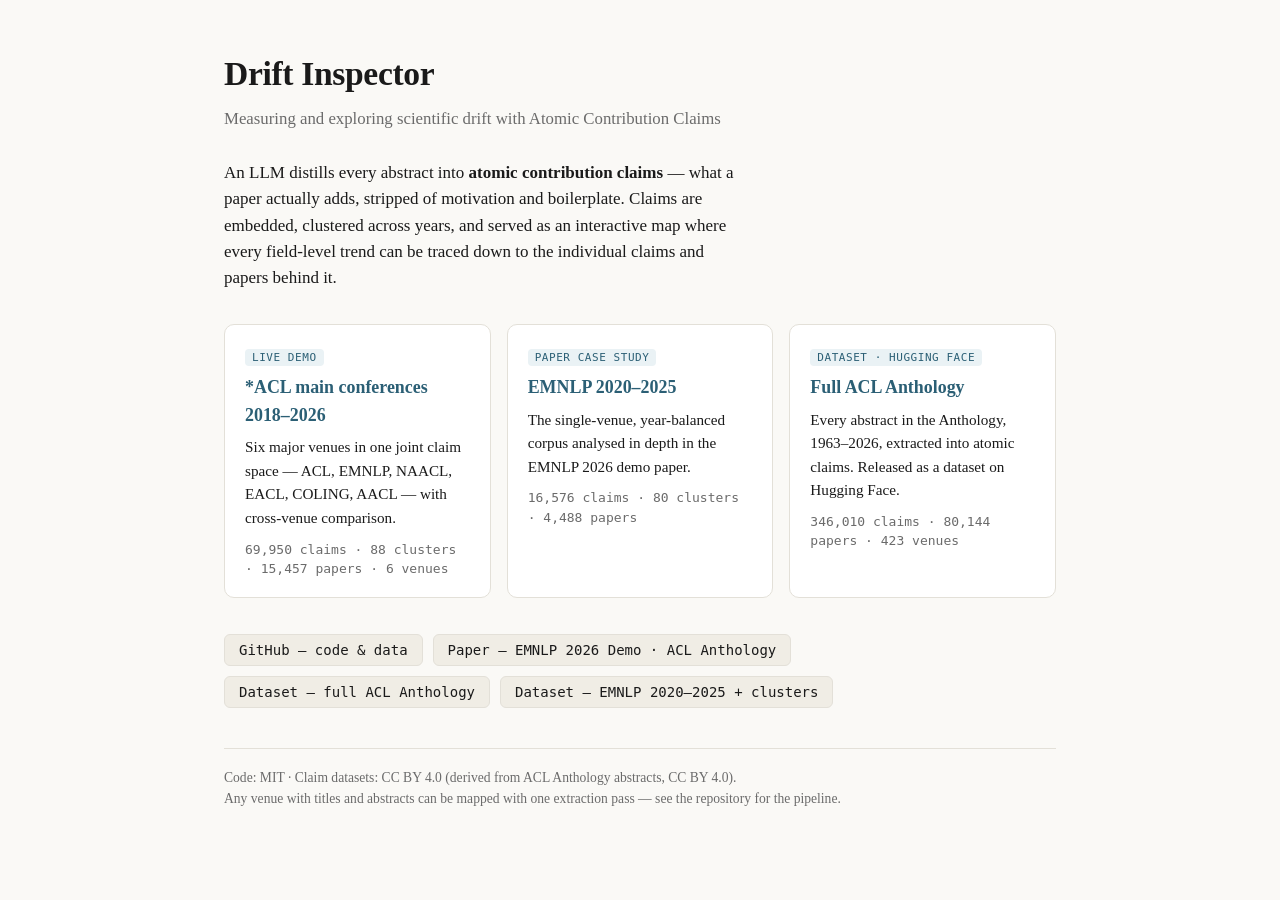
<file: landing/index.html>
<!DOCTYPE html>
<html lang="en">
<head>
<meta charset="utf-8">
<meta name="viewport" content="width=device-width, initial-scale=1">
<title>Drift Inspector — Scientific Drift via Atomic Contribution Claims</title>
<style>
  :root {
    --bg: #faf9f6; --fg: #1a1a1a; --muted: #6b6b6b; --card: #ffffff;
    --border: #e3e0d8; --accent: #2b5f75; --accent-soft: #eaf2f5;
    --chip: #f0ede5;
  }
  @media (prefers-color-scheme: dark) {
    :root {
      --bg: #17181a; --fg: #e8e6e1; --muted: #9a978f; --card: #1f2124;
      --border: #33363b; --accent: #7fb3c8; --accent-soft: #22313a;
      --chip: #2a2c30;
    }
  }
  * { box-sizing: border-box; margin: 0; }
  body {
    background: var(--bg); color: var(--fg);
    font: 17px/1.55 Georgia, 'Times New Roman', serif;
    max-width: 880px; margin: 0 auto; padding: 48px 24px 64px;
  }
  h1 { font-size: 2.1rem; letter-spacing: -0.01em; }
  .sub { color: var(--muted); margin: 6px 0 28px; font-size: 1.05rem; }
  p.pitch { margin-bottom: 32px; max-width: 62ch; }
  .cards { display: grid; grid-template-columns: repeat(auto-fit, minmax(250px, 1fr)); gap: 16px; margin-bottom: 36px; }
  a.card {
    display: block; background: var(--card); border: 1px solid var(--border);
    border-radius: 10px; padding: 18px 20px; text-decoration: none; color: var(--fg);
    transition: border-color .15s;
  }
  a.card:hover { border-color: var(--accent); }
  a.card.soon { opacity: .65; pointer-events: none; }
  .card h2 { font-size: 1.12rem; margin-bottom: 6px; color: var(--accent); }
  .card .stats { font: 13px/1.5 ui-monospace, Consolas, monospace; color: var(--muted); margin-top: 10px; }
  .card p { font-size: .95rem; }
  .badge { display: inline-block; font: 11px/1 ui-monospace, Consolas, monospace;
    background: var(--accent-soft); color: var(--accent); border-radius: 4px;
    padding: 3px 7px; margin-bottom: 8px; text-transform: uppercase; letter-spacing: .05em; }
  .links { display: flex; flex-wrap: wrap; gap: 10px; margin-bottom: 40px; }
  .links a {
    font: 14px/1 ui-monospace, Consolas, monospace; color: var(--fg);
    background: var(--chip); border: 1px solid var(--border); border-radius: 6px;
    padding: 8px 14px; text-decoration: none;
  }
  .links a:hover { border-color: var(--accent); color: var(--accent); }
  .links a.soon { opacity: .55; pointer-events: none; }
  footer { color: var(--muted); font-size: .85rem; border-top: 1px solid var(--border); padding-top: 18px; }
  footer code { font-size: .8rem; }
</style>
</head>
<body>
  <h1>Drift Inspector</h1>
  <p class="sub">Measuring and exploring scientific drift with Atomic Contribution Claims</p>

  <p class="pitch">
    An LLM distills every abstract into <strong>atomic contribution claims</strong> —
    what a paper actually adds, stripped of motivation and boilerplate. Claims are
    embedded, clustered across years, and served as an interactive map where every
    field-level trend can be traced down to the individual claims and papers behind it.
  </p>

  <div class="cards">
    <a class="card" href="https://hamyrappy.github.io/drift-inspector-acl/">
      <span class="badge">Live demo</span>
      <h2>*ACL main conferences 2018–2026</h2>
      <p>Six major venues in one joint claim space — ACL, EMNLP, NAACL, EACL, COLING, AACL — with cross-venue comparison.</p>
      <div class="stats">69,950 claims · 88 clusters · 15,457 papers · 6 venues</div>
    </a>
    <a class="card" href="https://hamyrappy.github.io/drift-inspector-emnlp/">
      <span class="badge">Paper case study</span>
      <h2>EMNLP 2020–2025</h2>
      <p>The single-venue, year-balanced corpus analysed in depth in the EMNLP 2026 demo paper.</p>
      <div class="stats">16,576 claims · 80 clusters · 4,488 papers</div>
    </a>
    <a class="card" href="https://huggingface.co/datasets/Hamyrappy/acl-anthology-atomic-claims">
      <span class="badge">Dataset · Hugging Face</span>
      <h2>Full ACL Anthology</h2>
      <p>Every abstract in the Anthology, 1963–2026, extracted into atomic claims. Released as a dataset on Hugging Face.</p>
      <div class="stats">346,010 claims · 80,144 papers · 423 venues</div>
    </a>
  </div>

  <div class="links">
    <a href="https://github.com/hamyrappy/drift-inspector">GitHub — code &amp; data</a>
    <a href="https://aclanthology.org/2026.emnlp-demos.13/">Paper — EMNLP 2026 Demo · ACL Anthology</a>
    <a href="https://huggingface.co/datasets/Hamyrappy/acl-anthology-atomic-claims">Dataset — full ACL Anthology</a>
    <a href="https://huggingface.co/datasets/Hamyrappy/emnlp-2020-2025-atomic-claims">Dataset — EMNLP 2020–2025 + clusters</a>
  </div>

  <footer>
    Code: MIT · Claim datasets: CC BY 4.0 (derived from ACL Anthology abstracts, CC BY 4.0).<br>
    Any venue with titles and abstracts can be mapped with one extraction pass — see the repository for the pipeline.
  </footer>
</body>
</html>
</file>
